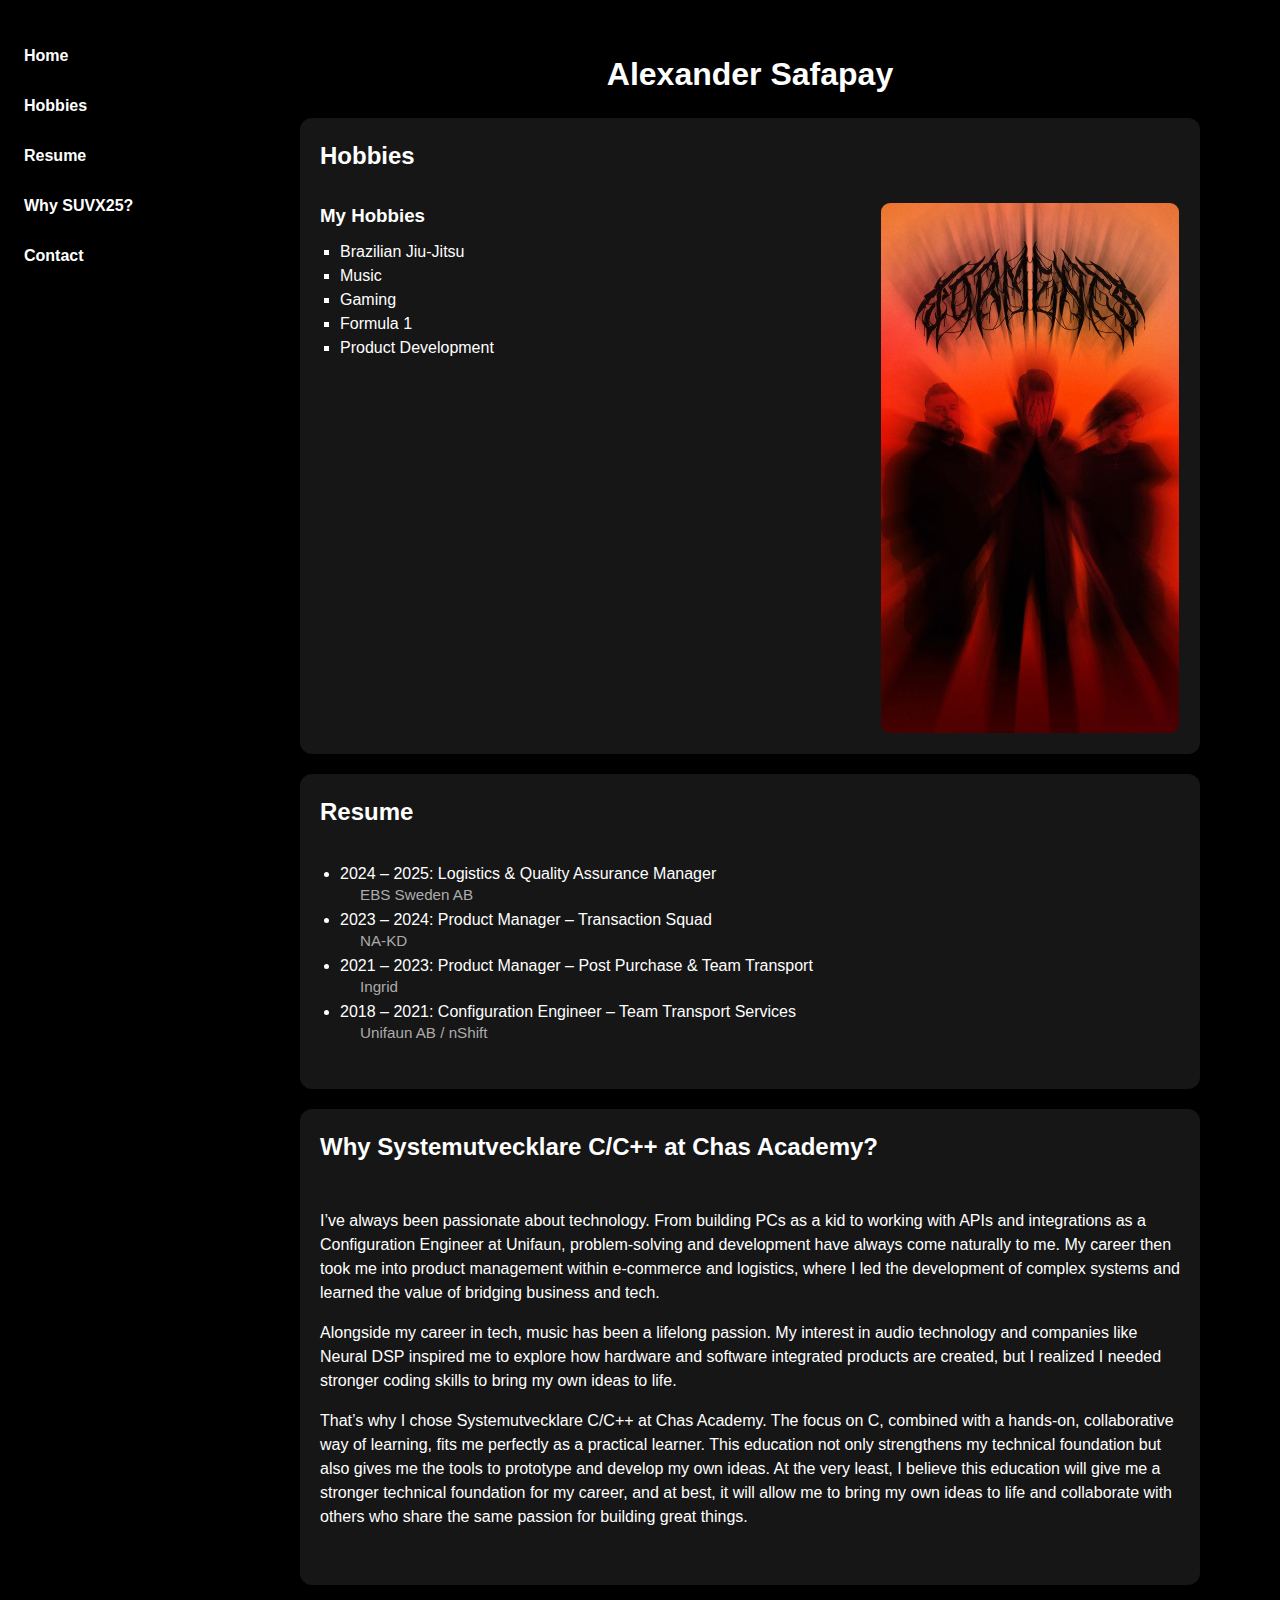
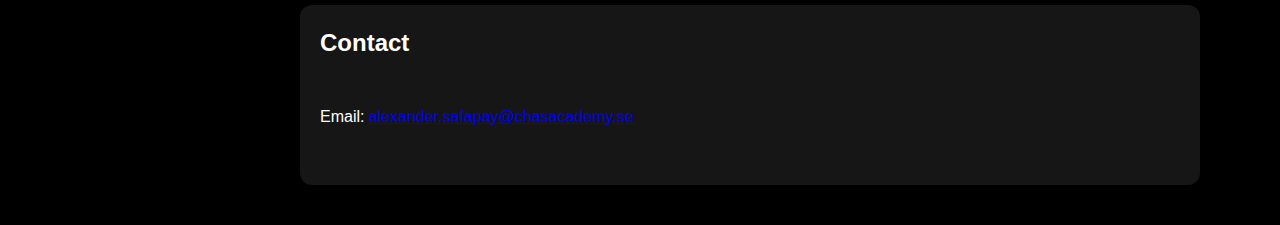
<file: Alex/index.html>
<!DOCTYPE html>
<html lang="en">
  <head>
    <meta charset="UTF-8" />
    <meta name="viewport" content="width=device-width, initial-scale=1.0"/>
    <title>My Portfolio</title>
    <link rel="stylesheet" href="style.css" />
  </head>

  <body>
    <!-- Sidebar navigation -->
    <nav class="sidebar" role="navigation" aria-label="Main">
      <ul>
        <li><a href="#home">Home</a></li>
        <li><a href="#hobbies">Hobbies</a></li>
        <li><a href="#resume">Resume</a></li>
        <li><a href="#why">Why SUVX25?</a></li>
        <li><a href="#contact">Contact</a></li>
      </ul>
    </nav>

    <!-- Main content -->
    <div class="content" id="home">
      <h1>Alexander Safapay</h1>

<!-- Hobbies -->
<section id="hobbies" class="container">
  <h2>Hobbies</h2>
  <div class="container-content">
    <div>
      <h3>My Hobbies</h3>
      <ul>
        <li>Brazilian Jiu-Jitsu</li>
        <li>Music</li>
        <li>Gaming</li>
        <li>Formula 1</li>
        <li>Product Development</li>
      </ul>
    </div>
    <div class="image-col">
      <img
        src="images/Torments.jpg"
        alt="Photo of my band Torments"
        class="hobby-img"
      />
    </div>
  </div>
</section>



      <!-- Resume -->
      <section id="resume" class="container">
        <h2>Resume</h2>
        <div class="container-content">
          <div>
            <ul class="resume">
              <li>
                2024 – 2025: Logistics & Quality Assurance Manager
                <span class="company">EBS Sweden AB</span>
              </li>
              <li>
                2023 – 2024: Product Manager – Transaction Squad
                <span class="company">NA-KD</span>
              </li>
              <li>
                2021 – 2023: Product Manager – Post Purchase & Team Transport
                <span class="company">Ingrid</span>
              </li>
              <li>
                2018 – 2021: Configuration Engineer – Team Transport Services
                <span class="company">Unifaun AB / nShift</span>
              </li>
            </ul>
          </div>
          <div></div>
        </div>
      </section>

      <!-- Why SUVX25? -->
      <section id="why" class="container">
        <h2>Why Systemutvecklare C/C++ at Chas Academy?</h2>
        <div class="container-content">
          <div>
            <p>I’ve always been passionate about technology. From building PCs as a kid to working with APIs and integrations as a Configuration Engineer at Unifaun, problem-solving and development have always come naturally to me. My career then took me into product management within e-commerce and logistics, where I led the development of complex systems and learned the value of bridging business and tech.</p>
            <p>Alongside my career in tech, music has been a lifelong passion. My interest in audio technology and companies like Neural DSP inspired me to explore how hardware and software integrated products are created, but I realized I needed stronger coding skills to bring my own ideas to life.</p>
            <p>That’s why I chose Systemutvecklare C/C++ at Chas Academy. The focus on C, combined with a hands-on, collaborative way of learning, fits me perfectly as a practical learner. This education not only strengthens my technical foundation but also gives me the tools to prototype and develop my own ideas. At the very least, I believe this education will give me a stronger technical foundation for my career, and at best, it will allow me to bring my own ideas to life and collaborate with others who share the same passion for building great things. </p>
          </div>
          <div></div>
        </div>
      </section>

      <!-- Contact -->
      <section id="contact" class="container">
        <h2>Contact</h2>
        <div class="container-content">
          <div>
            <p>Email: <a href="mailto:alexander.safapay@chasacademy.se">alexander.safapay@chasacademy.se</a></p>
          </div>
          <div></div>
        </div>
      </section>
    </div>
  </body>
</html>
</file>
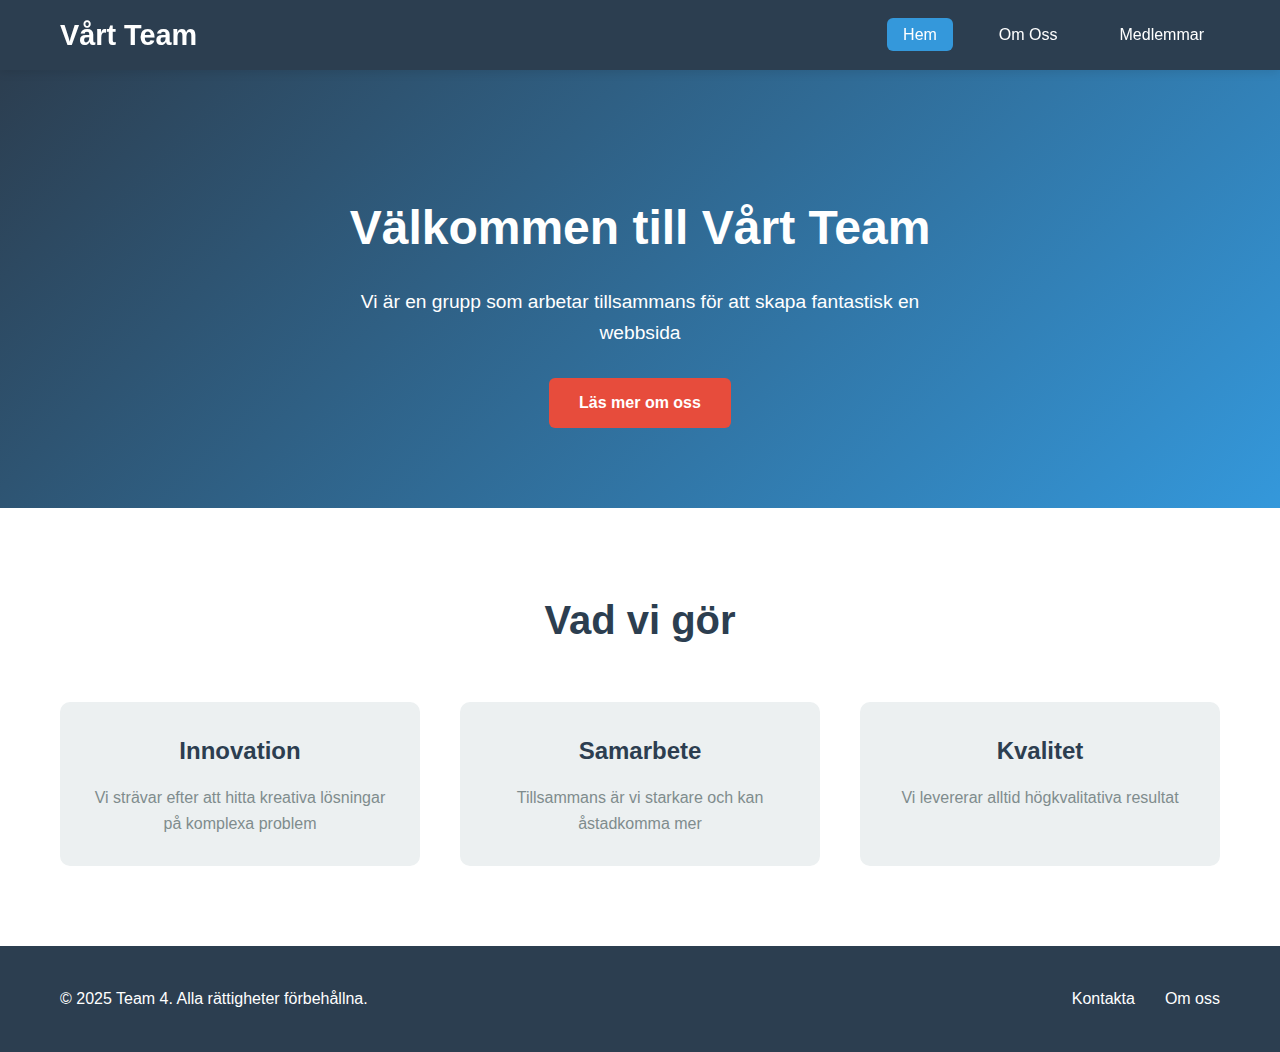
<file: Oleksandr/index.html>
<!DOCTYPE html>
<html lang="sv">
<head>
    <meta charset="UTF-8">
    <meta name="viewport" content="width=device-width, initial-scale=1.0">
    <title>Vårt Team</title>
    <link rel="stylesheet" href="./css/styles.css">
</head>
<body>
    <!-- Huvudnavigering -->
    <nav class="navbar">
        <div class="nav-container">
            <div class="nav-logo">
                <h2>Vårt Team</h2>
            </div>
            <ul class="nav-menu">
                <li class="nav-item">
                    <a href="index.html" class="nav-link active">Hem</a>
                </li>
                <li class="nav-item">
                    <a href="om-oss.html" class="nav-link">Om Oss</a>
                </li>
                <li class="nav-item">
                    <a href="medlemmar.html" class="nav-link">Medlemmar</a>
                </li>
            </ul>
            <!-- Mobilmeny-knapp -->
            <div class="hamburger">
                <span class="bar"></span>
                <span class="bar"></span>
                <span class="bar"></span>
            </div>
        </div>
    </nav>

    <!-- Huvudinnehåll -->
    <main>
        <!-- Hero-sektion -->
        <section class="hero">
            <div class="hero-content">
                <h1>Välkommen till Vårt Team</h1>
                <p>Vi är en  grupp som arbetar tillsammans för att skapa fantastisk en webbsida</p>
                <a href="om-oss.html" class="btn btn-primary">Läs mer om oss</a>
            </div>
        </section>

        <!-- Om teamet kort -->
        <section class="about-preview">
            <div class="container">
                <h2>Vad vi gör</h2>
                <div class="features-grid">
                    <div class="feature">
                        <h3>Innovation</h3>
                        <p>Vi strävar efter att hitta kreativa lösningar på komplexa problem</p>
                    </div>
                    <div class="feature">
                        <h3>Samarbete</h3>
                        <p>Tillsammans är vi starkare och kan åstadkomma mer</p>
                    </div>
                    <div class="feature">
                        <h3>Kvalitet</h3>
                        <p>Vi levererar alltid högkvalitativa resultat</p>
                    </div>
                </div>
            </div>
        </section>

    <!-- Footer -->
    <footer class="footer">
        <div class="container">
            <p>&copy; 2025 Team 4. Alla rättigheter förbehållna.</p>
            <div class="footer-links">
                <a href="mailto:oleksandr.sapozhnik@chasacademy.se">Kontakta</a>
                <a href="om-oss.html">Om oss</a>
            </div>
        </div>
    </footer>

    <script>
        // Hamburger-meny funktionalitet
        const hamburger = document.querySelector('.hamburger');
        const navMenu = document.querySelector('.nav-menu');

        if (hamburger && navMenu) {
            hamburger.addEventListener('click', () => {
                hamburger.classList.toggle('active');
                navMenu.classList.toggle('active');
            });

            // Stäng menyn när man klickar på en länk
            document.querySelectorAll('.nav-link').forEach(n => n.addEventListener('click', () => {
                hamburger.classList.remove('active');
                navMenu.classList.remove('active');
            }));
        }
    </script>
</body>
</html>
</file>
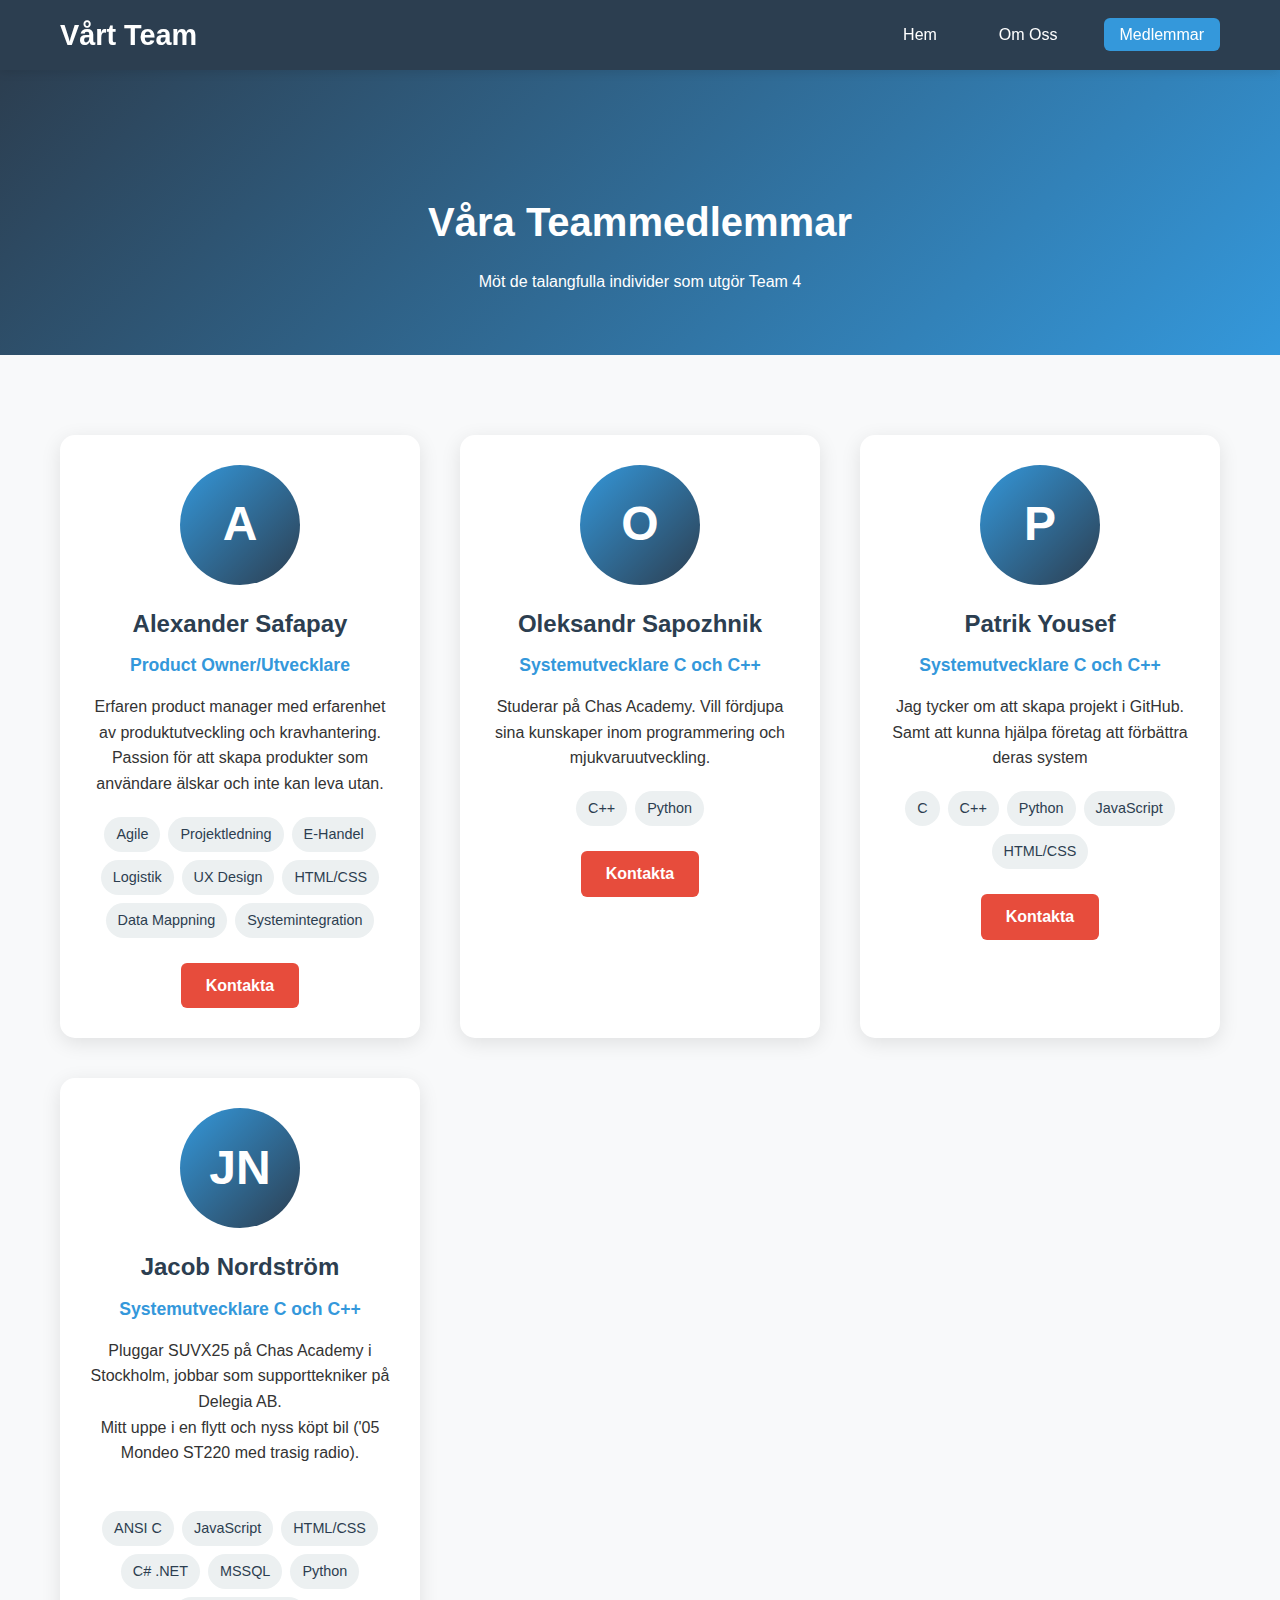
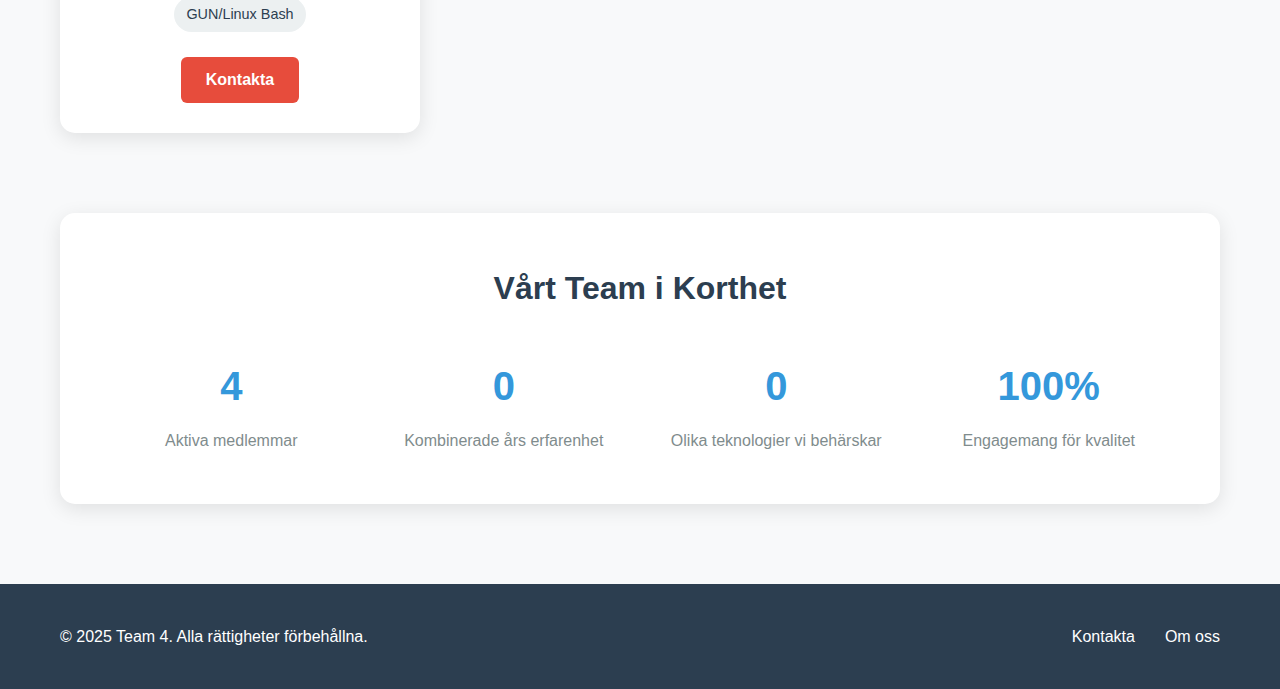
<file: Oleksandr/medlemmar.html>
<!DOCTYPE html>
<html lang="sv">
<head>
    <meta charset="UTF-8">
    <meta name="viewport" content="width=device-width, initial-scale=1.0">
    <title>Medlemmar - Team 4</title>
    <link rel="stylesheet" href="./css/styles.css">
</head>
<body>
    <!-- Huvudnavigering -->
    <nav class="navbar">
        <div class="nav-container">
            <div class="nav-logo">
                <h2>Vårt Team</h2>
            </div>
            <ul class="nav-menu">
                <li class="nav-item">
                    <a href="index.html" class="nav-link">Hem</a>
                </li>
                <li class="nav-item">
                    <a href="om-oss.html" class="nav-link">Om Oss</a>
                </li>
                <li class="nav-item">
                    <a href="medlemmar.html" class="nav-link active">Medlemmar</a>
                </li>
            </ul>
            <!-- Mobilmeny-knapp -->
            <div class="hamburger">
                <span class="bar"></span>
                <span class="bar"></span>
                <span class="bar"></span>
            </div>
        </div>
    </nav>

    <!-- Huvudinnehåll -->
    <main>
        <!-- Page Header -->
        <section class="page-header">
            <div class="container">
                <h1>Våra Teammedlemmar</h1>
                <p>Möt de talangfulla individer som utgör Team 4</p>
            </div>
        </section>

        <!-- Teammedlemmar sektion -->
        <section class="team-members">
            <div class="container">
                <div class="members-grid">
                    <!-- Medlem 1 - Du kan lägga till ditt eget namn här -->
                    <div class="member-card">
                        <div class="member-avatar">
                            <div class="avatar-placeholder">
                                <span>A</span>
                            </div>
                        </div>
                        <div class="member-info">
                            <h3>Alexander Safapay</h3>
                            <p class="member-role">Product Owner/Utvecklare</p>
                            <p class="member-bio">Erfaren product manager med erfarenhet av produktutveckling och kravhantering. Passion för att skapa produkter som användare älskar och inte kan leva utan.</p>
                            <div class="member-skills">
                                <span class="skill-tag">Agile</span>
                                <span class="skill-tag">Projektledning</span>
                                <span class="skill-tag">E-Handel</span>
                                <span class="skill-tag">Logistik</span>
                                <span class="skill-tag">UX Design</span>
                                <span class="skill-tag">HTML/CSS</span>
                                <span class="skill-tag">Data Mappning</span>
                                <span class="skill-tag">Systemintegration</span>
                            </div>
                            <div class="member-contact">
                                <a href="mailto:alexander.safapay@chasacademy.se" class="contact-btn">Kontakta</a>
                            </div>
                        </div>
                    </div>

                    <!-- Medlem 2 -->
                    <div class="member-card">
                        <div class="member-avatar">
                            <div class="avatar-placeholder">
                                <span>O</span>
                            </div>
                        </div>
                        <div class="member-info">
                            <h3>Oleksandr Sapozhnik</h3>
                            <p class="member-role">Systemutvecklare C och C++  </p>
                            <p class="member-bio">Studerar på Chas Academy. Vill fördjupa sina kunskaper inom programmering och mjukvaruutveckling.</p>
                            <div class="member-skills">
                                <span class="skill-tag">C++</span>
                                <span class="skill-tag">Python</span>
                            </div>
                            <div class="member-contact">
                                <a href="mailto:oleksandr.sapozhnik@chasacademy.se" class="contact-btn">Kontakta</a>
                            </div>
                        </div>
                    </div>

                    <!-- Medlem 3 -->
                    <div class="member-card">
                        <div class="member-avatar">
                            <div class="avatar-placeholder">
                                <span>P</span>
                            </div>
                        </div>
                        <div class="member-info">
                            <h3>Patrik Yousef</h3>
                            <p class="member-role">Systemutvecklare C och C++  </p>
                            <p class="member-bio"> Jag tycker om att skapa projekt i GitHub. Samt att kunna hjälpa företag att förbättra deras system  </p>
                            <div class="member-skills">
                                <span class="skill-tag">C</span>
                                <span class="skill-tag">C++</span>
                                <span class="skill-tag">Python</span>
                                <span class="skill-tag">JavaScript</span>
                                <span class="skill-tag">HTML/CSS</span>
                            </div>
                            <div class="member-contact">
                                <a href="mailto:maria@team4.se" class="contact-btn">Kontakta</a>
                            </div>
                        </div>
                    </div>

                    <!-- Medlem 4 -->
                    <div class="member-card">
                        <div class="member-avatar">
                            <div class="avatar-placeholder">
                                <span>JN</span>
                            </div>
                        </div>
                        <div class="member-info">
                            <h3>Jacob Nordström</h3>
                            <p class="member-role">Systemutvecklare C och C++</p>
                            <p class="member-bio">Pluggar SUVX25 på Chas Academy i Stockholm, jobbar som supporttekniker på Delegia AB.<br/>
          Mitt uppe i en flytt och nyss köpt bil ('05 Mondeo ST220 med trasig radio).<br/><br/>
                            <div class="member-skills">
                                <span class="skill-tag">ANSI C</span>
                                <span class="skill-tag">JavaScript</span>
                                <span class="skill-tag">HTML/CSS</span>
                                <span class="skill-tag">C# .NET</span>
                                <span class="skill-tag">MSSQL</span>
                                <span class="skill-tag">Python</span>
                                <span class="skill-tag">GUN/Linux Bash</span>
                            </div>
                            <div class="member-contact">
                                <a href="mailto:jacob.nordstrom@chasacademy.se" class="contact-btn">Kontakta</a>
                            </div>
                        </div>
                    </div>
                </div>

                <!-- Teamstatistik -->
                <div class="team-stats">
                    <h2>Vårt Team i Korthet</h2>
                    <div class="stats-row">
                        <div class="team-stat">
                            <h3>4</h3>
                            <p>Aktiva medlemmar</p>
                        </div>
                        <div class="team-stat">
                            <h3>0</h3>
                            <p>Kombinerade års erfarenhet</p>
                        </div>
                        <div class="team-stat">
                            <h3>0</h3>
                            <p>Olika teknologier vi behärskar</p>
                        </div>
                        <div class="team-stat">
                            <h3>100%</h3>
                            <p>Engagemang för kvalitet</p>
                        </div>
                    </div>
                </div>
            </div>
        </section>
    </main>

    <!-- Footer -->
    <footer class="footer">
        <div class="container">
            <p>&copy; 2025 Team 4. Alla rättigheter förbehållna.</p>
            <div class="footer-links">
                <a href="mailto:oleksandr.sapozhnik@chasacademy.se">Kontakta</a>
                <a href="om-oss.html">Om oss</a>
            </div>
        </div>
    </footer>

    <!-- JavaScript för mobilnavigering -->
    <script>
        // Hamburger-meny funktionalitet
        const hamburger = document.querySelector('.hamburger');
        const navMenu = document.querySelector('.nav-menu');

        if (hamburger && navMenu) {
            hamburger.addEventListener('click', () => {
                hamburger.classList.toggle('active');
                navMenu.classList.toggle('active');
            });

            // Stäng menyn när man klickar på en länk
            document.querySelectorAll('.nav-link').forEach(n => n.addEventListener('click', () => {
                hamburger.classList.remove('active');
                navMenu.classList.remove('active');
            }));
        }

    </script>
</body>
</html>
</file>
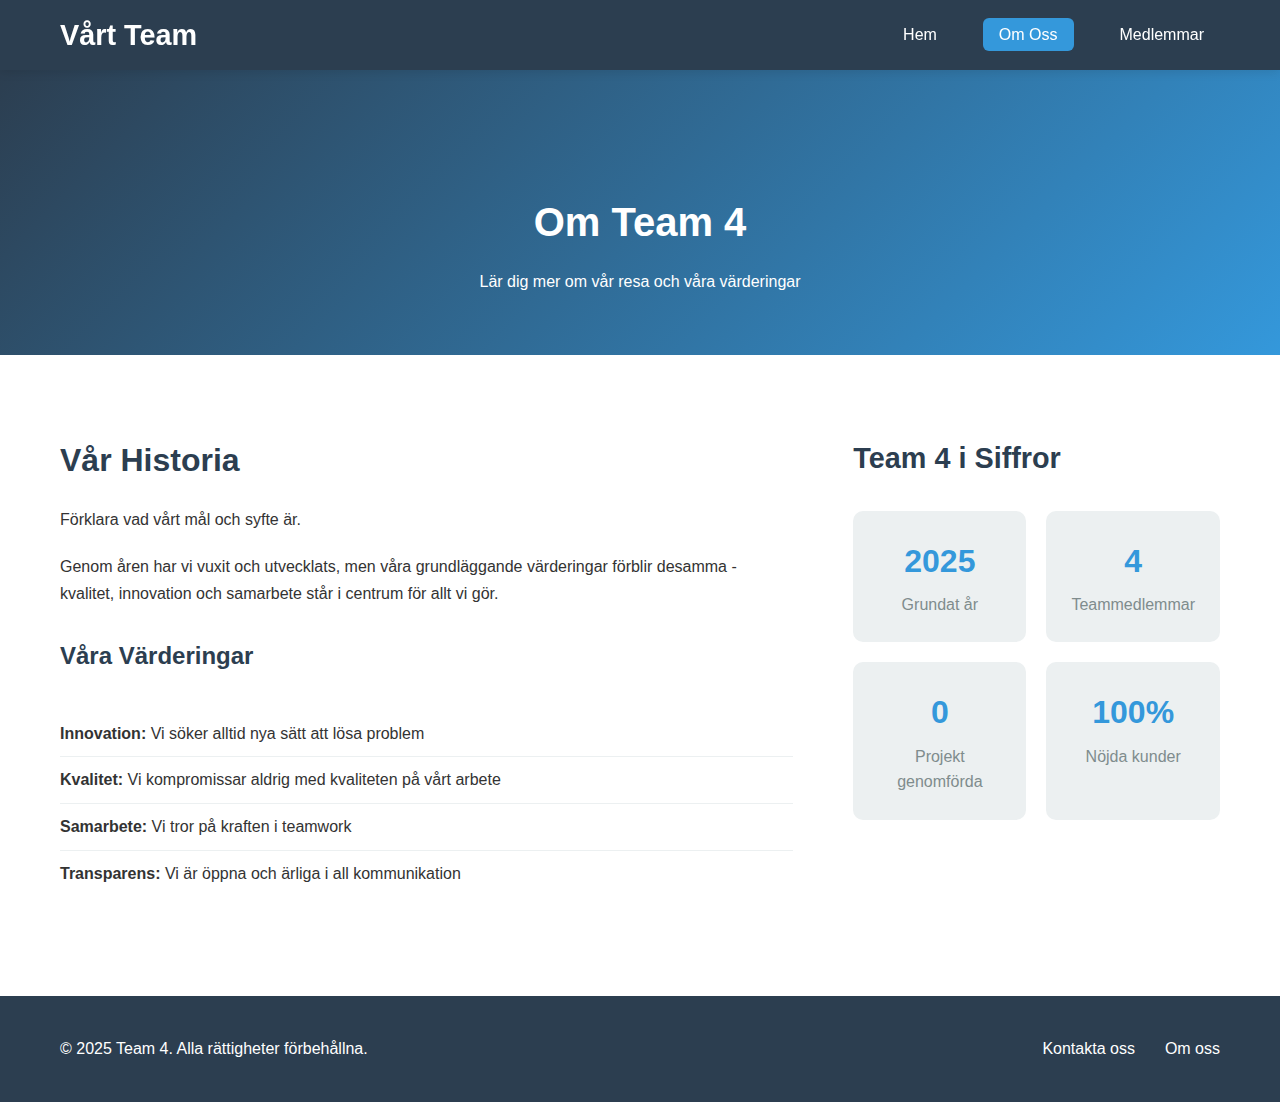
<file: Oleksandr/om-oss.html>
<!DOCTYPE html>
<html lang="sv">
<head>
    <meta charset="UTF-8">
    <meta name="viewport" content="width=device-width, initial-scale=1.0">
    <title>Om Oss - Team 4</title>
    <link rel="stylesheet" href="./css/styles.css">
</head>
<body>
    <!-- Huvudnavigering -->
    <nav class="navbar">
        <div class="nav-container">
            <div class="nav-logo">
                <h2>Vårt Team</h2>
            </div>
            <ul class="nav-menu">
                <li class="nav-item">
                    <a href="index.html" class="nav-link">Hem</a>
                </li>
                <li class="nav-item">
                    <a href="om-oss.html" class="nav-link active">Om Oss</a>
                </li>
                <li class="nav-item">
                    <a href="medlemmar.html" class="nav-link">Medlemmar</a>
                </li>
            </ul>
            <!-- Mobilmeny-knapp -->
            <div class="hamburger">
                <span class="bar"></span>
                <span class="bar"></span>
                <span class="bar"></span>
            </div>
        </div>
    </nav>

    <!-- Huvudinnehåll -->
    <main>
        <!-- Page Header -->
        <section class="page-header">
            <div class="container">
                <h1>Om Team 4</h1>
                <p>Lär dig mer om vår resa och våra värderingar</p>
            </div>
        </section>

        <!-- Om oss innehåll -->
        <section class="about-content">
            <div class="container">
                <div class="about-grid">
                    <div class="about-text">
                        <h2>Vår Historia</h2>
                        <p>Förklara vad vårt mål och syfte är.</p>
                        
                        <p>Genom åren har vi vuxit och utvecklats, men våra grundläggande värderingar förblir desamma - kvalitet, innovation och samarbete står i centrum för allt vi gör.</p>

                        <h3>Våra Värderingar</h3>
                        <ul class="values-list">
                            <li><strong>Innovation:</strong> Vi söker alltid nya sätt att lösa problem</li>
                            <li><strong>Kvalitet:</strong> Vi kompromissar aldrig med kvaliteten på vårt arbete</li>
                            <li><strong>Samarbete:</strong> Vi tror på kraften i teamwork</li>
                            <li><strong>Transparens:</strong> Vi är öppna och ärliga i all kommunikation</li>
                        </ul>
                    </div>
                    
                    <div class="about-stats">
                        <h2>Team 4 i Siffror</h2>
                        <div class="stats-grid">
                            <div class="stat-card">
                                <h3>2025</h3>
                                <p>Grundat år</p>
                            </div>
                            <div class="stat-card">
                                <h3>4</h3>
                                <p>Teammedlemmar</p>
                            </div>
                            <div class="stat-card">
                                <h3>0</h3>
                                <p>Projekt genomförda</p>
                            </div>
                            <div class="stat-card">
                                <h3>100%</h3>
                                <p>Nöjda kunder</p>
                            </div>
                        </div>
                    </div>
                </div>
            </div>
        </section>
    </main>

    <!-- Footer -->
    <footer class="footer">
        <div class="container">
            <p>&copy; 2025 Team 4. Alla rättigheter förbehållna.</p>
            <div class="footer-links">
                <a href="kontakt.html">Kontakta oss</a>
                <a href="om-oss.html">Om oss</a>
            </div>
        </div>
    </footer>

    <!-- JavaScript för mobilnavigering -->
    <script>
        // Hamburger-meny funktionalitet
        const hamburger = document.querySelector('.hamburger');
        const navMenu = document.querySelector('.nav-menu');

        if (hamburger && navMenu) {
            hamburger.addEventListener('click', () => {
                hamburger.classList.toggle('active');
                navMenu.classList.toggle('active');
            });

            // Stäng menyn när man klickar på en länk
            document.querySelectorAll('.nav-link').forEach(n => n.addEventListener('click', () => {
                hamburger.classList.remove('active');
                navMenu.classList.remove('active');
            }));
        }
    </script>

    <style>
        /* Ytterligare stilar specifika för Om Oss sidan */
        .page-header {
            background: linear-gradient(135deg, var(--primary-color), var(--secondary-color));
            color: var(--white);
            padding: 120px 20px 60px;
            text-align: center;
            margin-top: 70px;
        }

        .page-header h1 {
            font-size: 2.5rem;
            margin-bottom: 15px;
        }

        .about-content {
            padding: 80px 0;
            background-color: var(--white);
        }

        .about-grid {
            display: grid;
            grid-template-columns: 2fr 1fr;
            gap: 60px;
            align-items: start;
        }

        .about-text h2 {
            color: var(--primary-color);
            margin-bottom: 20px;
            font-size: 2rem;
        }

        .about-text h3 {
            color: var(--primary-color);
            margin: 30px 0 15px;
            font-size: 1.5rem;
        }

        .about-text p {
            margin-bottom: 20px;
            line-height: 1.7;
            color: var(--text-color);
        }

        .values-list {
            list-style: none;
            padding: 20px 0;
        }

        .values-list li {
            padding: 10px 0;
            border-bottom: 1px solid var(--light-gray);
        }

        .values-list li:last-child {
            border-bottom: none;
        }

        .about-stats h2 {
            color: var(--primary-color);
            margin-bottom: 30px;
            font-size: 1.8rem;
        }

        .stats-grid {
            display: grid;
            grid-template-columns: 1fr 1fr;
            gap: 20px;
        }

        .stat-card {
            background-color: var(--light-gray);
            padding: 25px;
            border-radius: 10px;
            text-align: center;
            transition: var(--transition);
        }

        .stat-card:hover {
            transform: translateY(-5px);
            box-shadow: 0 5px 15px rgba(0, 0, 0, 0.1);
        }

        .stat-card h3 {
            font-size: 2rem;
            color: var(--secondary-color);
            margin-bottom: 5px;
        }

        .stat-card p {
            color: var(--dark-gray);
            font-weight: 500;
        }

        .mission-vision {
            padding: 80px 0;
            background-color: var(--bg-color);
        }

        .mv-grid {
            display: grid;
            grid-template-columns: 1fr 1fr;
            gap: 60px;
        }

        .mission, .vision {
            background-color: var(--white);
            padding: 40px;
            border-radius: 10px;
            box-shadow: 0 5px 15px rgba(0, 0, 0, 0.1);
        }

        .mission h2, .vision h2 {
            color: var(--primary-color);
            margin-bottom: 20px;
            font-size: 1.8rem;
        }

        .mission p, .vision p {
            line-height: 1.7;
            color: var(--text-color);
        }

        /* Responsiv design */
        @media screen and (max-width: 768px) {
            .about-grid {
                grid-template-columns: 1fr;
                gap: 40px;
            }

            .stats-grid {
                grid-template-columns: 1fr;
            }

            .mv-grid {
                grid-template-columns: 1fr;
                gap: 30px;
            }

            .page-header h1 {
                font-size: 2rem;
            }
        }
    </style>
</body>
</html>
</file>
<file: Alex/style.css>
/* ===== Base & Resets ===== */
* { box-sizing: border-box; }
html { scroll-behavior: smooth; }

body {
  margin: 0;
  font-family: Arial, sans-serif;
  background: #000000;
  color: #ffffff;
  line-height: 1.50;
}

/* ===== Sidebar Nav ===== */
.sidebar {
  position: fixed;
  top: 0;
  left: 0;
  height: 100vh;
  width: 200px;
  background: #000000;
  padding: 28px 0;
  overflow-y: auto;
}

.sidebar ul {
  list-style: none;
  margin: 0;
  padding: 0 0 16px;
}

.sidebar li { margin: 6px 0; }

.sidebar a {
  display: block;
  padding: 10px 20px;
  color: #fff;
  text-decoration: none;
  font-weight: bold;
  border-left: 4px solid transparent;
  transition: background 0.2s, border-color 0.2s, opacity 0.2s;
}

.sidebar a:hover,
.sidebar a:focus {
  background: #161616;
  border-left-color: #f7f7f7;
  outline: none;
}

.sidebar a.active {
  background: #000000;
  border-left-color: #ffffff;
}

/* ===== Main Content Wrapper ===== */
.content {
  margin-left: 220px;
  padding: 20px;
}

/* ===== Headings ===== */
h1 {
  color: #ffffff;
  text-align: center;
  margin: 30px 0 10px;
}

h2 {
  color: #ffffff;
  text-align: left;
  margin: 0 0 12px;
}

h3 {
  margin: 0 0 10px;
  color: #ffffff;
}

/* ===== Section Card ===== */
.container {
  max-width: 900px;
  margin: 20px auto;
  padding: 20px;
  background: #161616;
  border-radius: 12px;
  box-shadow: 0 4px 12px rgba(0,0,0,0.08);

  display: flex;
  flex-direction: column;
  gap: 16px;
}

/* ===== Inner Content Row (default) ===== */
.container-content {
  display: flex;
  flex-direction: column;
  gap: 20px;
  line-height: 1.5;
}

.container-content > div {
  flex: 1 1 0;
  min-width: 0;
}

/* ===== Hobbies Section Fix (text left, image right) ===== */
#hobbies .container-content {
  flex-direction: row;      /* always side-by-side */
  align-items: flex-start;
}

#hobbies .image-col {
  flex: 0 0 auto;           /* don’t stretch like text */
  max-width: 300px;         /* cap image column */
}

.hobby-img {
  display: block;
  width: 100%;              /* responsive inside column */
  height: auto;
  border-radius: 10px;
  border: 1px solid #161616;
}

/* ===== General Lists ===== */
ul {
  list-style-type: square;
  padding-left: 20px;
  margin: 0;
}

/* ===== Resume List ===== */
.resume {
  list-style: disc;
  padding-left: 20px;
  margin: 0;
}

.resume li {
  margin: 6px 0;
  line-height: 1.25;
}

.resume .company {
  display: block;
  line-height: 1.2;
  margin-top: 2px;
  margin-left: 20px;
  color: #adabab;
  font-size: 0.95em;
}

/* ===== Responsive: Small Screens ===== */
@media (max-width: 700px) {
  .sidebar {
    position: static;
    width: 100%;
    height: auto;
    padding: 10px 0;
  }
  .sidebar ul {
    display: flex;
    justify-content: center;
    gap: 8px;
    flex-wrap: wrap;
    padding: 0 10px;
  }
  .sidebar a {
    border-left: none;
    border-radius: 6px;
    padding: 8px 12px;
  }

  .content {
    margin-left: 0;
    padding: 12px;
  }

  h1 {
    text-align: center;
    margin-top: 16px;
  }

  /* Let image shrink further on small screens */
  #hobbies .image-col {
    max-width: 200px;
  }
}
</file>
<file: Oleksandr/css/styles.css>
/* Grundläggande reset och variabler */
* {
    margin: 0;
    padding: 0;
    box-sizing: border-box;
}

:root {
    --primary-color: #2c3e50;
    --secondary-color: #3498db;
    --accent-color: #e74c3c;
    --text-color: #333;
    --bg-color: #f8f9fa;
    --white: #ffffff;
    --light-gray: #ecf0f1;
    --dark-gray: #7f8c8d;
    --transition: all 0.3s ease;
}

body {
    font-family: 'Segoe UI', Tahoma, Geneva, Verdana, sans-serif;
    line-height: 1.6;
    color: var(--text-color);
    background-color: var(--bg-color);
}

.container {
    max-width: 1200px;
    margin: 0 auto;
    padding: 0 20px;
}

/* Navigationsstil */
.navbar {
    background-color: var(--primary-color);
    box-shadow: 0 2px 10px rgba(0, 0, 0, 0.1);
    position: fixed;
    top: 0;
    width: 100%;
    z-index: 1000;
}

.nav-container {
    max-width: 1200px;
    margin: 0 auto;
    padding: 0 20px;
    display: flex;
    justify-content: space-between;
    align-items: center;
    height: 70px;
}

.nav-logo h2 {
    color: var(--white);
    font-size: 1.8rem;
    font-weight: bold;
}

.nav-menu {
    display: flex;
    list-style: none;
    gap: 30px;
}

.nav-link {
    color: var(--white);
    text-decoration: none;
    font-weight: 500;
    padding: 8px 16px;
    border-radius: 6px;
    transition: var(--transition);
}

.nav-link:hover,
.nav-link.active {
    background-color: var(--secondary-color);
    color: var(--white);
}

/* Hamburger-meny för mobiler */
.hamburger {
    display: none;
    flex-direction: column;
    cursor: pointer;
}

.bar {
    width: 25px;
    height: 3px;
    background-color: var(--white);
    margin: 3px 0;
    transition: var(--transition);
}

/* Hero-sektion */
.hero {
    background: linear-gradient(135deg, var(--primary-color), var(--secondary-color));
    color: var(--white);
    padding: 120px 20px 80px;
    text-align: center;
    margin-top: 70px;
}

.hero-content h1 {
    font-size: 3rem;
    margin-bottom: 20px;
    font-weight: 700;
}

.hero-content p {
    font-size: 1.2rem;
    margin-bottom: 30px;
    max-width: 600px;
    margin-left: auto;
    margin-right: auto;
}

/* Knappar */
.btn {
    display: inline-block;
    padding: 12px 30px;
    text-decoration: none;
    border-radius: 6px;
    font-weight: 600;
    text-align: center;
    transition: var(--transition);
    cursor: pointer;
    border: none;
}

.btn-primary {
    background-color: var(--accent-color);
    color: var(--white);
}

.btn-primary:hover {
    background-color: #c0392b;
    transform: translateY(-2px);
    box-shadow: 0 5px 15px rgba(0, 0, 0, 0.2);
}

.btn-secondary {
    background-color: transparent;
    color: var(--secondary-color);
    border: 2px solid var(--secondary-color);
}

.btn-secondary:hover {
    background-color: var(--secondary-color);
    color: var(--white);
}

/* Om teamet förhandsvisning */
.about-preview {
    padding: 80px 0;
    background-color: var(--white);
}

.about-preview h2 {
    text-align: center;
    font-size: 2.5rem;
    margin-bottom: 50px;
    color: var(--primary-color);
}

.features-grid {
    display: grid;
    grid-template-columns: repeat(auto-fit, minmax(300px, 1fr));
    gap: 40px;
    margin-top: 40px;
}

.feature {
    text-align: center;
    padding: 30px;
    background-color: var(--light-gray);
    border-radius: 10px;
    transition: var(--transition);
}

.feature:hover {
    transform: translateY(-5px);
    box-shadow: 0 10px 25px rgba(0, 0, 0, 0.1);
}

.feature h3 {
    font-size: 1.5rem;
    margin-bottom: 15px;
    color: var(--primary-color);
}

.feature p {
    color: var(--dark-gray);
    line-height: 1.6;
}

/* Footer */
.footer {
    background-color: var(--primary-color);
    color: var(--white);
    padding: 40px 0;
    text-align: center;
}

.footer .container {
    display: flex;
    justify-content: space-between;
    align-items: center;
    flex-wrap: wrap;
    gap: 20px;
}

.footer-links {
    display: flex;
    gap: 30px;
}

.footer-links a {
    color: var(--white);
    text-decoration: none;
    transition: var(--transition);
}

.footer-links a:hover {
    color: var(--secondary-color);
}

/* Responsiv design för tablets */
@media screen and (max-width: 768px) {
    .hamburger {
        display: flex;
    }

    .nav-menu {
        position: fixed;
        left: -100%;
        top: 70px;
        flex-direction: column;
        background-color: var(--primary-color);
        width: 100%;
        text-align: center;
        transition: 0.3s;
        padding: 30px 0;
        gap: 0;
    }

    .nav-menu.active {
        left: 0;
    }

    .nav-item {
        margin: 10px 0;
    }

    .hero-content h1 {
        font-size: 2.5rem;
    }

    .hero-content p {
        font-size: 1.1rem;
    }

    .features-grid {
        grid-template-columns: 1fr;
        gap: 30px;
    }

    .footer .container {
        flex-direction: column;
        text-align: center;
    }

    .footer-links {
        justify-content: center;
    }
}

/* Responsiv design för mobiler */
@media screen and (max-width: 480px) {
    .hero {
        padding: 100px 10px 60px;
    }

    .hero-content h1 {
        font-size: 2rem;
    }

    .hero-content p {
        font-size: 1rem;
    }

    .about-preview {
        padding: 60px 0;
    }

    .about-preview h2 {
        font-size: 2rem;
    }

    .feature {
        padding: 20px;
    }

    .container {
        padding: 0 15px;
    }
}

/* Hamburger-animationer */
.hamburger.active .bar:nth-child(2) {
    opacity: 0;
}

.hamburger.active .bar:nth-child(1) {
    transform: translateY(9px) rotate(45deg);
}

.hamburger.active .bar:nth-child(3) {
    transform: translateY(-9px) rotate(-45deg);
}

/* Ytterligare stilar specifika för Om Oss sidan */
        .page-header {
            background: linear-gradient(135deg, var(--primary-color), var(--secondary-color));
            color: var(--white);
            padding: 120px 20px 60px;
            text-align: center;
            margin-top: 70px;
        }

        .page-header h1 {
            font-size: 2.5rem;
            margin-bottom: 15px;
        }

        .about-content {
            padding: 80px 0;
            background-color: var(--white);
        }

        .about-grid {
            display: grid;
            grid-template-columns: 2fr 1fr;
            gap: 60px;
            align-items: start;
        }

        .about-text h2 {
            color: var(--primary-color);
            margin-bottom: 20px;
            font-size: 2rem;
        }

        .about-text h3 {
            color: var(--primary-color);
            margin: 30px 0 15px;
            font-size: 1.5rem;
        }

        .about-text p {
            margin-bottom: 20px;
            line-height: 1.7;
            color: var(--text-color);
        }

        .values-list {
            list-style: none;
            padding: 20px 0;
        }

        .values-list li {
            padding: 10px 0;
            border-bottom: 1px solid var(--light-gray);
        }

        .values-list li:last-child {
            border-bottom: none;
        }

        .about-stats h2 {
            color: var(--primary-color);
            margin-bottom: 30px;
            font-size: 1.8rem;
        }

        .stats-grid {
            display: grid;
            grid-template-columns: 1fr 1fr;
            gap: 20px;
        }

        .stat-card {
            background-color: var(--light-gray);
            padding: 25px;
            border-radius: 10px;
            text-align: center;
            transition: var(--transition);
        }

        .stat-card:hover {
            transform: translateY(-5px);
            box-shadow: 0 5px 15px rgba(0, 0, 0, 0.1);
        }

        .stat-card h3 {
            font-size: 2rem;
            color: var(--secondary-color);
            margin-bottom: 5px;
        }

        .stat-card p {
            color: var(--dark-gray);
            font-weight: 500;
        }

        .mission-vision {
            padding: 80px 0;
            background-color: var(--bg-color);
        }

        .mv-grid {
            display: grid;
            grid-template-columns: 1fr 1fr;
            gap: 60px;
        }

        .mission, .vision {
            background-color: var(--white);
            padding: 40px;
            border-radius: 10px;
            box-shadow: 0 5px 15px rgba(0, 0, 0, 0.1);
        }

        .mission h2, .vision h2 {
            color: var(--primary-color);
            margin-bottom: 20px;
            font-size: 1.8rem;
        }

        .mission p, .vision p {
            line-height: 1.7;
            color: var(--text-color);
        }

        /* Responsiv design */
        @media screen and (max-width: 768px) {
            .about-grid {
                grid-template-columns: 1fr;
                gap: 40px;
            }

            .stats-grid {
                grid-template-columns: 1fr;
            }

            .mv-grid {
                grid-template-columns: 1fr;
                gap: 30px;
            }

            .page-header h1 {
                font-size: 2rem;
            }
        }
        /* Ytterligare stilar specifika för Medlemmar sidan */
        .page-header {
            background: linear-gradient(135deg, var(--primary-color), var(--secondary-color));
            color: var(--white);
            padding: 120px 20px 60px;
            text-align: center;
            margin-top: 70px;
        }

        .page-header h1 {
            font-size: 2.5rem;
            margin-bottom: 15px;
        }

        .team-members {
            padding: 80px 0;
            background-color: var(--bg-color);
        }

        .members-grid {
            display: grid;
            grid-template-columns: repeat(auto-fit, minmax(350px, 1fr));
            gap: 40px;
            margin-bottom: 80px;
        }

        .member-card {
            background-color: var(--white);
            border-radius: 15px;
            padding: 30px;
            box-shadow: 0 5px 20px rgba(0, 0, 0, 0.1);
            transition: var(--transition);
            text-align: center;
        }

        .member-card:hover {
            transform: translateY(-5px);
            box-shadow: 0 10px 30px rgba(0, 0, 0, 0.15);
        }

        .member-avatar {
            margin-bottom: 20px;
        }

        .avatar-placeholder {
            width: 120px;
            height: 120px;
            border-radius: 50%;
            background: linear-gradient(135deg, var(--secondary-color), var(--primary-color));
            display: flex;
            align-items: center;
            justify-content: center;
            margin: 0 auto;
            color: var(--white);
            font-size: 3rem;
            font-weight: bold;
        }

        .member-info h3 {
            color: var(--primary-color);
            font-size: 1.5rem;
            margin-bottom: 8px;
        }

        .member-role {
            color: var(--secondary-color);
            font-weight: 600;
            margin-bottom: 15px;
            font-size: 1.1rem;
        }

        .member-bio {
            color: var(--text-color);
            line-height: 1.6;
            margin-bottom: 20px;
        }

        .member-skills {
            display: flex;
            flex-wrap: wrap;
            gap: 8px;
            justify-content: center;
            margin-bottom: 25px;
        }

        .skill-tag {
            background-color: var(--light-gray);
            color: var(--primary-color);
            padding: 6px 12px;
            border-radius: 20px;
            font-size: 0.9rem;
            font-weight: 500;
            transition: var(--transition);
        }

        .skill-tag:hover {
            background-color: var(--secondary-color);
            color: var(--white);
        }

        .contact-btn {
            background-color: var(--accent-color);
            color: var(--white);
            padding: 10px 25px;
            text-decoration: none;
            border-radius: 6px;
            font-weight: 600;
            transition: var(--transition);
            display: inline-block;
        }

        .contact-btn:hover {
            background-color: #c0392b;
            transform: translateY(-2px);
        }

        .team-stats {
            background-color: var(--white);
            padding: 50px;
            border-radius: 15px;
            box-shadow: 0 5px 20px rgba(0, 0, 0, 0.1);
            text-align: center;
        }

        .team-stats h2 {
            color: var(--primary-color);
            margin-bottom: 40px;
            font-size: 2rem;
        }

        .stats-row {
            display: grid;
            grid-template-columns: repeat(auto-fit, minmax(150px, 1fr));
            gap: 30px;
        }

        .team-stat h3 {
            font-size: 2.5rem;
            color: var(--secondary-color);
            margin-bottom: 10px;
        }

        .team-stat p {
            color: var(--dark-gray);
            font-weight: 500;
        }

        /* Responsiv design */
        @media screen and (max-width: 768px) {
            .members-grid {
                grid-template-columns: 1fr;
                gap: 30px;
            }

            .member-card {
                padding: 20px;
            }

            .avatar-placeholder {
                width: 100px;
                height: 100px;
                font-size: 2.5rem;
            }

            .team-stats {
                padding: 30px 20px;
            }

            .stats-row {
                grid-template-columns: repeat(2, 1fr);
                gap: 20px;
            }

            .page-header h1 {
                font-size: 2rem;
            }
        }

        @media screen and (max-width: 480px) {
            .stats-row {
                grid-template-columns: 1fr;
            }

            .member-skills {
                justify-content: center;
            }
        }
</file>
